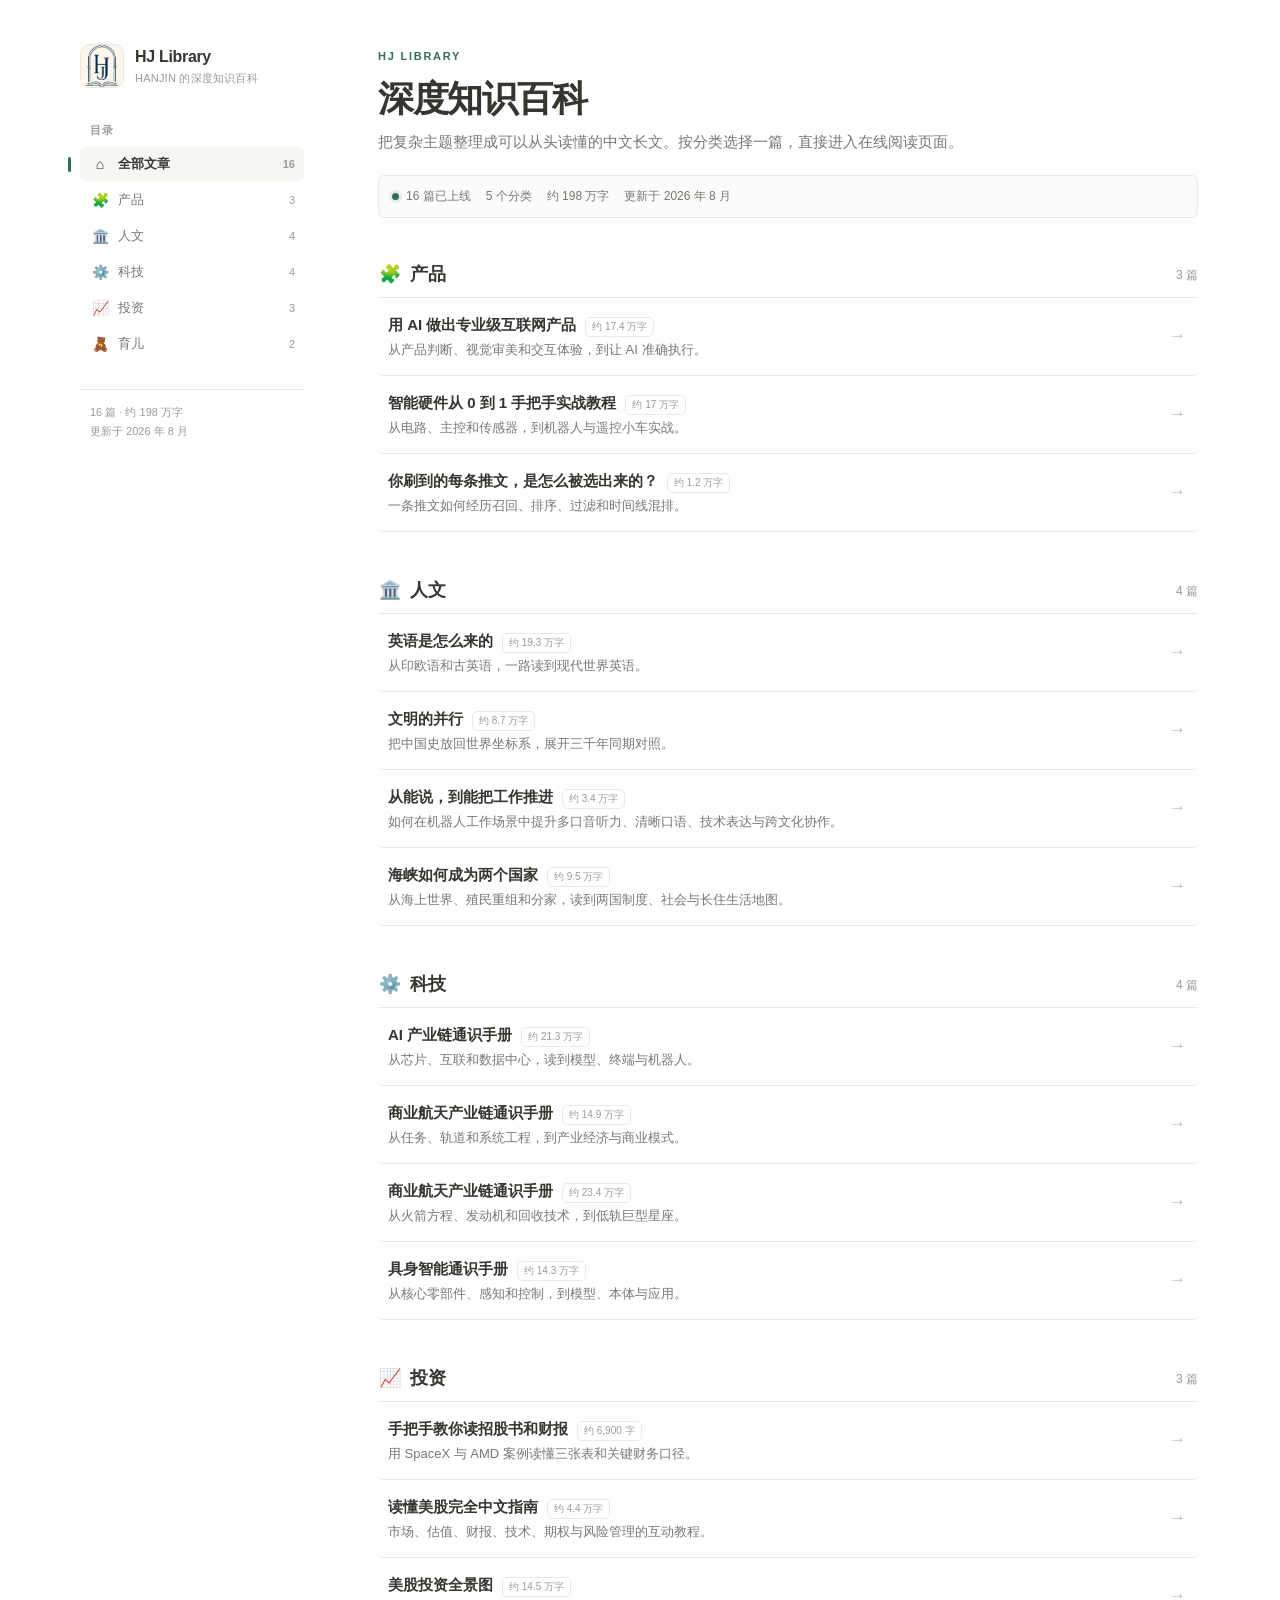
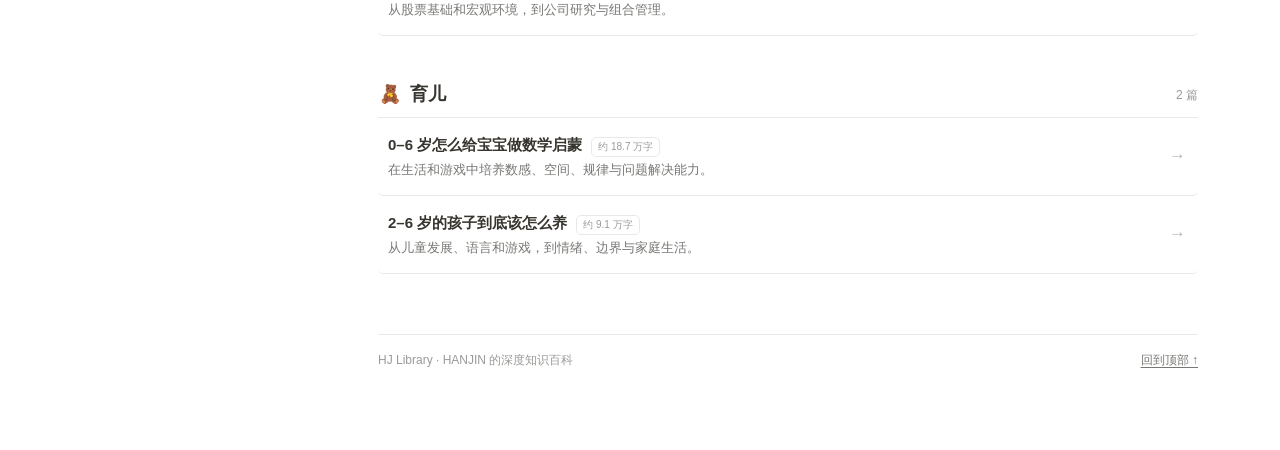
<file: index.html>
<!doctype html>
<html lang="zh-CN">
<head>
  <meta charset="utf-8">
  <meta name="viewport" content="width=device-width, initial-scale=1">
  <meta name="description" content="HJ Library：HANJIN 的深度知识百科，收录产品、人文、科技、投资与育儿中文长文。">
  <link rel="icon" type="image/png" href="logo.png">
  <title>HJ Library · 深度知识百科</title>
  <style>
    :root {
      --canvas: #ffffff;
      --ink: #37352f;
      --muted: #787774;
      --quiet: #9b9a97;
      --line: #e9e9e7;
      --hover: #f7f6f3;
      --soft: #fbfbfa;
      --accent: #2f6f62;
      --focus: #2383e2;
      --sidebar: 224px;
      --content: 820px;
    }

    * { box-sizing: border-box; }

    html {
      scroll-behavior: smooth;
      background: var(--canvas);
    }

    body {
      margin: 0;
      color: var(--ink);
      background: var(--canvas);
      font-family: ui-sans-serif, -apple-system, BlinkMacSystemFont, "Segoe UI",
        "PingFang SC", "Hiragino Sans GB", "Microsoft YaHei", sans-serif;
      font-size: 16px;
      line-height: 1.55;
      -webkit-font-smoothing: antialiased;
      text-rendering: optimizeLegibility;
    }

    a { color: inherit; }

    .skip-link {
      position: fixed;
      z-index: 20;
      top: 10px;
      left: 10px;
      padding: 7px 11px;
      border-radius: 5px;
      color: #fff;
      background: var(--ink);
      font-size: 13px;
      text-decoration: none;
      transform: translateY(-150%);
    }

    .skip-link:focus { transform: translateY(0); }

    .shell {
      display: grid;
      grid-template-columns: var(--sidebar) minmax(0, var(--content));
      gap: clamp(42px, 6vw, 74px);
      width: min(calc(100% - 64px), 1120px);
      margin: 0 auto;
      padding: 44px 0 80px;
    }

    .sidebar {
      position: sticky;
      top: 38px;
      align-self: start;
      min-width: 0;
    }

    .brand {
      display: flex;
      align-items: center;
      gap: 11px;
      width: fit-content;
      text-decoration: none;
    }

    .brand-mark {
      display: grid;
      place-items: center;
      width: 44px;
      height: 44px;
      overflow: hidden;
      border: 1px solid #eee9df;
      border-radius: 9px;
      background: #fdfaf4;
    }

    .brand-mark img {
      display: block;
      width: 100%;
      height: 100%;
      object-fit: cover;
      transform: scale(1.42);
    }

    .brand-name {
      display: block;
      font-size: 16px;
      font-weight: 680;
      letter-spacing: -0.02em;
    }

    .brand-subtitle {
      display: block;
      margin-top: 1px;
      color: var(--quiet);
      font-size: 11px;
      letter-spacing: 0.02em;
    }

    .nav-label {
      margin: 34px 10px 8px;
      color: var(--quiet);
      font-size: 11px;
      font-weight: 600;
      letter-spacing: 0.12em;
    }

    .side-nav {
      display: grid;
      gap: 2px;
    }

    .side-nav a {
      position: relative;
      display: grid;
      grid-template-columns: 22px minmax(0, 1fr) auto;
      gap: 7px;
      align-items: center;
      min-height: 34px;
      padding: 5px 9px;
      border-radius: 6px;
      color: var(--muted);
      font-size: 13px;
      text-decoration: none;
      transition: color 120ms ease, background-color 120ms ease;
    }

    .side-nav a::before {
      position: absolute;
      left: -12px;
      width: 3px;
      height: 15px;
      border-radius: 999px;
      background: var(--accent);
      content: "";
      opacity: 0;
      transform: scaleY(0.45);
      transition: opacity 120ms ease, transform 120ms ease;
    }

    .side-nav a:hover {
      color: var(--ink);
      background: var(--hover);
    }

    .side-nav a[aria-current="true"] {
      color: var(--ink);
      background: var(--hover);
      font-weight: 600;
    }

    .side-nav a[aria-current="true"]::before {
      opacity: 1;
      transform: scaleY(1);
    }

    .nav-icon {
      width: 22px;
      text-align: center;
      font-size: 14px;
      line-height: 1;
    }

    .nav-count {
      color: var(--quiet);
      font-size: 11px;
      font-variant-numeric: tabular-nums;
    }

    .sidebar-foot {
      margin-top: 28px;
      padding: 13px 10px 0;
      border-top: 1px solid var(--line);
      color: var(--quiet);
      font-size: 11px;
      line-height: 1.7;
    }

    .content { min-width: 0; }

    .hero {
      padding: 4px 0 42px;
      scroll-margin-top: 28px;
    }

    .eyebrow {
      margin: 0 0 12px;
      color: var(--accent);
      font-size: 11px;
      font-weight: 700;
      letter-spacing: 0.16em;
    }

    h1 {
      margin: 0;
      font-size: clamp(29px, 4vw, 36px);
      font-weight: 730;
      letter-spacing: -0.035em;
      line-height: 1.2;
    }

    .intro {
      max-width: 640px;
      margin: 10px 0 22px;
      color: var(--muted);
      font-size: 15px;
    }

    .meta {
      display: flex;
      flex-wrap: wrap;
      gap: 6px 15px;
      align-items: center;
      padding: 11px 13px;
      border: 1px solid var(--line);
      border-radius: 6px;
      color: var(--muted);
      background: var(--soft);
      font-size: 12px;
    }

    .status {
      display: inline-flex;
      gap: 7px;
      align-items: center;
    }

    .status::before {
      width: 7px;
      height: 7px;
      border-radius: 50%;
      background: var(--accent);
      box-shadow: 0 0 0 3px rgba(47, 111, 98, 0.10);
      content: "";
    }

    .collection {
      position: relative;
      margin: 0 0 44px;
      scroll-margin-top: 30px;
    }

    .collection-head {
      display: flex;
      gap: 9px;
      align-items: center;
      min-height: 30px;
      margin-bottom: 7px;
    }

    .collection-icon {
      width: 23px;
      text-align: center;
      font-size: 18px;
    }

    h2 {
      margin: 0;
      font-size: 18px;
      font-weight: 650;
      letter-spacing: -0.015em;
    }

    .count {
      margin-left: auto;
      color: var(--quiet);
      font-size: 12px;
      font-variant-numeric: tabular-nums;
    }

    .articles { border-top: 1px solid var(--line); }

    .article {
      display: grid;
      grid-template-columns: minmax(0, 1fr) auto;
      gap: 14px;
      align-items: center;
      min-height: 78px;
      padding: 13px 10px;
      border-bottom: 1px solid var(--line);
      border-radius: 5px;
      text-decoration: none;
      outline: none;
      transition: background-color 130ms ease, padding 130ms ease;
    }

    .article:hover {
      padding-right: 14px;
      padding-left: 14px;
      background: var(--hover);
    }

    .article:focus-visible,
    .side-nav a:focus-visible,
    .brand:focus-visible,
    footer a:focus-visible {
      border-radius: 5px;
      outline: 2px solid var(--focus);
      outline-offset: 2px;
    }

    .article-main { min-width: 0; }

    .article-title-row {
      display: flex;
      flex-wrap: wrap;
      gap: 5px 9px;
      align-items: baseline;
      margin-bottom: 3px;
    }

    .article-title {
      color: var(--ink);
      font-size: 15px;
      font-weight: 610;
    }

    .word-count {
      padding: 1px 6px;
      border: 1px solid var(--line);
      border-radius: 5px;
      color: var(--quiet);
      background: var(--canvas);
      font-size: 10px;
      font-variant-numeric: tabular-nums;
      white-space: nowrap;
    }

    .article-desc {
      display: block;
      overflow: hidden;
      color: var(--muted);
      font-size: 13px;
      text-overflow: ellipsis;
      white-space: nowrap;
    }

    .arrow {
      color: #b4b4b0;
      font-size: 17px;
      transform: translateX(-2px);
      transition: color 130ms ease, transform 130ms ease;
    }

    .article:hover .arrow {
      color: var(--ink);
      transform: translateX(2px);
    }

    footer {
      display: flex;
      justify-content: space-between;
      gap: 20px;
      margin-top: 60px;
      padding-top: 16px;
      border-top: 1px solid var(--line);
      color: var(--quiet);
      font-size: 12px;
    }

    footer a {
      color: var(--muted);
      text-underline-offset: 3px;
    }

    @media (max-width: 900px) {
      .shell {
        display: block;
        width: min(calc(100% - 40px), var(--content));
        padding-top: 28px;
      }

      .sidebar {
        position: static;
        padding-bottom: 24px;
        border-bottom: 1px solid var(--line);
      }

      .nav-label { margin: 20px 0 7px; }

      .side-nav {
        display: flex;
        gap: 5px;
        overflow-x: auto;
        padding: 1px 1px 6px;
        scrollbar-width: none;
      }

      .side-nav::-webkit-scrollbar { display: none; }

      .side-nav a {
        display: flex;
        flex: 0 0 auto;
        gap: 6px;
        min-height: 31px;
        padding: 4px 9px;
        border: 1px solid var(--line);
        background: var(--canvas);
      }

      .side-nav a::before { display: none; }
      .side-nav a[aria-current="true"] { background: var(--hover); }
      .nav-icon { width: auto; }
      .sidebar-foot { display: none; }
      .hero { padding-top: 34px; }
    }

    @media (max-width: 600px) {
      .shell {
        width: min(calc(100% - 30px), var(--content));
        padding-bottom: 54px;
      }

      .hero { padding-bottom: 36px; }
      .collection { margin-bottom: 36px; }
      .article { min-height: 76px; }
      .article-desc { white-space: normal; }

      footer {
        flex-direction: column;
        gap: 5px;
      }
    }

    @media (prefers-reduced-motion: reduce) {
      html { scroll-behavior: auto; }
      .article, .arrow, .side-nav a, .side-nav a::before { transition: none; }
    }
  </style>
</head>
<body>
  <a class="skip-link" href="#main-content">跳到正文</a>

  <div class="shell">
    <aside class="sidebar" aria-label="站点目录">
      <a class="brand" href="#top" aria-label="HJ Library 首页">
        <span class="brand-mark" aria-hidden="true">
          <img src="logo.png" alt="">
        </span>
        <span>
          <span class="brand-name">HJ Library</span>
          <span class="brand-subtitle">HANJIN 的深度知识百科</span>
        </span>
      </a>

      <p class="nav-label">目录</p>
      <nav class="side-nav" aria-label="文章分类">
        <a href="#top" aria-current="true" data-section="top">
          <span class="nav-icon" aria-hidden="true">⌂</span>
          <span>全部文章</span>
          <span class="nav-count">16</span>
        </a>
        <a href="#products" data-section="products">
          <span class="nav-icon" aria-hidden="true">🧩</span>
          <span>产品</span>
          <span class="nav-count">3</span>
        </a>
        <a href="#humanities" data-section="humanities">
          <span class="nav-icon" aria-hidden="true">🏛️</span>
          <span>人文</span>
          <span class="nav-count">4</span>
        </a>
        <a href="#technology" data-section="technology">
          <span class="nav-icon" aria-hidden="true">⚙️</span>
          <span>科技</span>
          <span class="nav-count">4</span>
        </a>
        <a href="#investment" data-section="investment">
          <span class="nav-icon" aria-hidden="true">📈</span>
          <span>投资</span>
          <span class="nav-count">3</span>
        </a>
        <a href="#parenting" data-section="parenting">
          <span class="nav-icon" aria-hidden="true">🧸</span>
          <span>育儿</span>
          <span class="nav-count">2</span>
        </a>
      </nav>

      <div class="sidebar-foot">
        <div>16 篇 · 约 198 万字</div>
        <div>更新于 2026 年 8 月</div>
      </div>
    </aside>

    <main class="content" id="main-content">
      <header class="hero" id="top">
        <p class="eyebrow">HJ LIBRARY</p>
        <h1>深度知识百科</h1>
        <p class="intro">把复杂主题整理成可以从头读懂的中文长文。按分类选择一篇，直接进入在线阅读页面。</p>
        <div class="meta">
          <span class="status">16 篇已上线</span>
          <span>5 个分类</span>
          <span>约 198 万字</span>
          <span>更新于 2026 年 8 月</span>
        </div>
      </header>

      <section class="collection" id="products">
        <div class="collection-head">
          <span class="collection-icon" aria-hidden="true">🧩</span>
          <h2>产品</h2>
          <span class="count">3 篇</span>
        </div>
        <div class="articles">
          <a class="article" href="https://jinhan261.github.io/ProductCraftReport/">
            <span class="article-main">
              <span class="article-title-row">
                <span class="article-title">用 AI 做出专业级互联网产品</span>
                <span class="word-count">约 17.4 万字</span>
              </span>
              <span class="article-desc">从产品判断、视觉审美和交互体验，到让 AI 准确执行。</span>
            </span>
            <span class="arrow" aria-hidden="true">→</span>
          </a>
          <a class="article" href="https://jinhan261.github.io/SmartHardwareReport/">
            <span class="article-main">
              <span class="article-title-row">
                <span class="article-title">智能硬件从 0 到 1 手把手实战教程</span>
                <span class="word-count">约 17 万字</span>
              </span>
              <span class="article-desc">从电路、主控和传感器，到机器人与遥控小车实战。</span>
            </span>
            <span class="arrow" aria-hidden="true">→</span>
          </a>
          <a class="article" href="https://jinhan261.github.io/XAlgorithmReport/">
            <span class="article-main">
              <span class="article-title-row">
                <span class="article-title">你刷到的每条推文，是怎么被选出来的？</span>
                <span class="word-count">约 1.2 万字</span>
              </span>
              <span class="article-desc">一条推文如何经历召回、排序、过滤和时间线混排。</span>
            </span>
            <span class="arrow" aria-hidden="true">→</span>
          </a>
        </div>
      </section>

      <section class="collection" id="humanities">
        <div class="collection-head">
          <span class="collection-icon" aria-hidden="true">🏛️</span>
          <h2>人文</h2>
          <span class="count">4 篇</span>
        </div>
        <div class="articles">
          <a class="article" href="https://jinhan261.github.io/EnglishLinguisticsReport/">
            <span class="article-main">
              <span class="article-title-row">
                <span class="article-title">英语是怎么来的</span>
                <span class="word-count">约 19.3 万字</span>
              </span>
              <span class="article-desc">从印欧语和古英语，一路读到现代世界英语。</span>
            </span>
            <span class="arrow" aria-hidden="true">→</span>
          </a>
          <a class="article" href="https://jinhan261.github.io/WorldChinaHistoryReport/">
            <span class="article-main">
              <span class="article-title-row">
                <span class="article-title">文明的并行</span>
                <span class="word-count">约 8.7 万字</span>
              </span>
              <span class="article-desc">把中国史放回世界坐标系，展开三千年同期对照。</span>
            </span>
            <span class="arrow" aria-hidden="true">→</span>
          </a>
          <a class="article" href="https://jinhan261.github.io/EnglishForRoboticsSEAReport/">
            <span class="article-main">
              <span class="article-title-row">
                <span class="article-title">从能说，到能把工作推进</span>
                <span class="word-count">约 3.4 万字</span>
              </span>
              <span class="article-desc">如何在机器人工作场景中提升多口音听力、清晰口语、技术表达与跨文化协作。</span>
            </span>
            <span class="arrow" aria-hidden="true">→</span>
          </a>
          <a class="article" href="https://jinhan261.github.io/MalaysiaSingaporeHistoryReport/">
            <span class="article-main">
              <span class="article-title-row">
                <span class="article-title">海峡如何成为两个国家</span>
                <span class="word-count">约 9.5 万字</span>
              </span>
              <span class="article-desc">从海上世界、殖民重组和分家，读到两国制度、社会与长住生活地图。</span>
            </span>
            <span class="arrow" aria-hidden="true">→</span>
          </a>
        </div>
      </section>

      <section class="collection" id="technology">
        <div class="collection-head">
          <span class="collection-icon" aria-hidden="true">⚙️</span>
          <h2>科技</h2>
          <span class="count">4 篇</span>
        </div>
        <div class="articles">
          <a class="article" href="https://jinhan261.github.io/AIIndustryAtlas/">
            <span class="article-main">
              <span class="article-title-row">
                <span class="article-title">AI 产业链通识手册</span>
                <span class="word-count">约 21.3 万字</span>
              </span>
              <span class="article-desc">从芯片、互联和数据中心，读到模型、终端与机器人。</span>
            </span>
            <span class="arrow" aria-hidden="true">→</span>
          </a>
          <a class="article" href="https://jinhan261.github.io/CommercialSpaceIndustryReport/">
            <span class="article-main">
              <span class="article-title-row">
                <span class="article-title">商业航天产业链通识手册</span>
                <span class="word-count">约 14.9 万字</span>
              </span>
              <span class="article-desc">从任务、轨道和系统工程，到产业经济与商业模式。</span>
            </span>
            <span class="arrow" aria-hidden="true">→</span>
          </a>
          <a class="article" href="https://jinhan261.github.io/CommercialSpaceflightReport/">
            <span class="article-main">
              <span class="article-title-row">
                <span class="article-title">商业航天产业链通识手册</span>
                <span class="word-count">约 23.4 万字</span>
              </span>
              <span class="article-desc">从火箭方程、发动机和回收技术，到低轨巨型星座。</span>
            </span>
            <span class="arrow" aria-hidden="true">→</span>
          </a>
          <a class="article" href="https://jinhan261.github.io/RobotGuideline/">
            <span class="article-main">
              <span class="article-title-row">
                <span class="article-title">具身智能通识手册</span>
                <span class="word-count">约 14.3 万字</span>
              </span>
              <span class="article-desc">从核心零部件、感知和控制，到模型、本体与应用。</span>
            </span>
            <span class="arrow" aria-hidden="true">→</span>
          </a>
        </div>
      </section>

      <section class="collection" id="investment">
        <div class="collection-head">
          <span class="collection-icon" aria-hidden="true">📈</span>
          <h2>投资</h2>
          <span class="count">3 篇</span>
        </div>
        <div class="articles">
          <a class="article" href="https://jinhan261.github.io/FinReport101/">
            <span class="article-main">
              <span class="article-title-row">
                <span class="article-title">手把手教你读招股书和财报</span>
                <span class="word-count">约 6,900 字</span>
              </span>
              <span class="article-desc">用 SpaceX 与 AMD 案例读懂三张表和关键财务口径。</span>
            </span>
            <span class="arrow" aria-hidden="true">→</span>
          </a>
          <a class="article" href="https://jinhan261.github.io/Stock101/">
            <span class="article-main">
              <span class="article-title-row">
                <span class="article-title">读懂美股完全中文指南</span>
                <span class="word-count">约 4.4 万字</span>
              </span>
              <span class="article-desc">市场、估值、财报、技术、期权与风险管理的互动教程。</span>
            </span>
            <span class="arrow" aria-hidden="true">→</span>
          </a>
          <a class="article" href="https://jinhan261.github.io/USStockAtlas/">
            <span class="article-main">
              <span class="article-title-row">
                <span class="article-title">美股投资全景图</span>
                <span class="word-count">约 14.5 万字</span>
              </span>
              <span class="article-desc">从股票基础和宏观环境，到公司研究与组合管理。</span>
            </span>
            <span class="arrow" aria-hidden="true">→</span>
          </a>
        </div>
      </section>

      <section class="collection" id="parenting">
        <div class="collection-head">
          <span class="collection-icon" aria-hidden="true">🧸</span>
          <h2>育儿</h2>
          <span class="count">2 篇</span>
        </div>
        <div class="articles">
          <a class="article" href="https://jinhan261.github.io/EarlyMathReport/">
            <span class="article-main">
              <span class="article-title-row">
                <span class="article-title">0–6 岁怎么给宝宝做数学启蒙</span>
                <span class="word-count">约 18.7 万字</span>
              </span>
              <span class="article-desc">在生活和游戏中培养数感、空间、规律与问题解决能力。</span>
            </span>
            <span class="arrow" aria-hidden="true">→</span>
          </a>
          <a class="article" href="https://jinhan261.github.io/EuroAmParentingReport/">
            <span class="article-main">
              <span class="article-title-row">
                <span class="article-title">2–6 岁的孩子到底该怎么养</span>
                <span class="word-count">约 9.1 万字</span>
              </span>
              <span class="article-desc">从儿童发展、语言和游戏，到情绪、边界与家庭生活。</span>
            </span>
            <span class="arrow" aria-hidden="true">→</span>
          </a>
        </div>
      </section>

      <footer>
        <span>HJ Library · HANJIN 的深度知识百科</span>
        <a href="#top">回到顶部 ↑</a>
      </footer>
    </main>
  </div>

  <script>
    (() => {
      const links = [...document.querySelectorAll('.side-nav a[data-section]')];
      const sections = ['products', 'humanities', 'technology', 'investment', 'parenting']
        .map((id) => document.getElementById(id));

      const setCurrent = (id) => {
        links.forEach((link) => {
          if (link.dataset.section === id) {
            link.setAttribute('aria-current', 'true');
          } else {
            link.removeAttribute('aria-current');
          }
        });
      };

      const updateCurrent = () => {
        const marker = window.scrollY + Math.min(180, window.innerHeight * 0.3);
        let current = 'top';
        sections.forEach((section) => {
          if (section.offsetTop <= marker) current = section.id;
        });
        setCurrent(current);
      };

      links.forEach((link) => {
        link.addEventListener('click', () => setCurrent(link.dataset.section));
      });

      updateCurrent();
      window.addEventListener('scroll', updateCurrent, { passive: true });
      window.addEventListener('resize', updateCurrent);
    })();
  </script>
</body>
</html>
</file>
